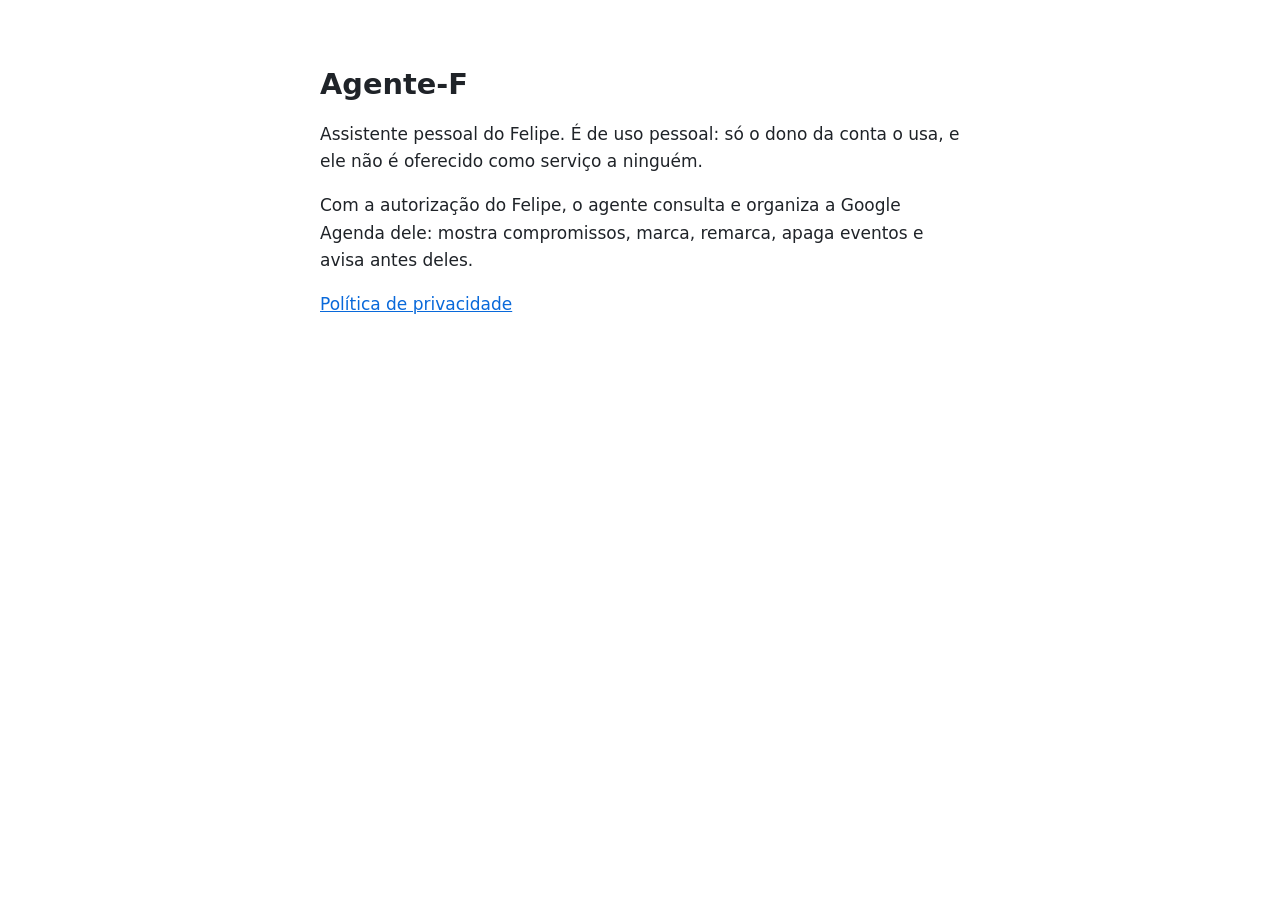
<file: index.html>
<!doctype html>
<html lang="pt-BR">
<head>
  <meta charset="utf-8">
  <meta name="viewport" content="width=device-width, initial-scale=1">
  <title>Agente-F</title>
  <link rel="stylesheet" href="estilo.css">
</head>
<body>
  <main>
    <h1>Agente-F</h1>
    <p>Assistente pessoal do Felipe. É de uso pessoal: só o dono da conta o usa,
       e ele não é oferecido como serviço a ninguém.</p>
    <p>Com a autorização do Felipe, o agente consulta e organiza a Google Agenda
       dele: mostra compromissos, marca, remarca, apaga eventos e avisa antes
       deles.</p>
    <p><a href="privacidade.html">Política de privacidade</a></p>
  </main>
</body>
</html>
</file>
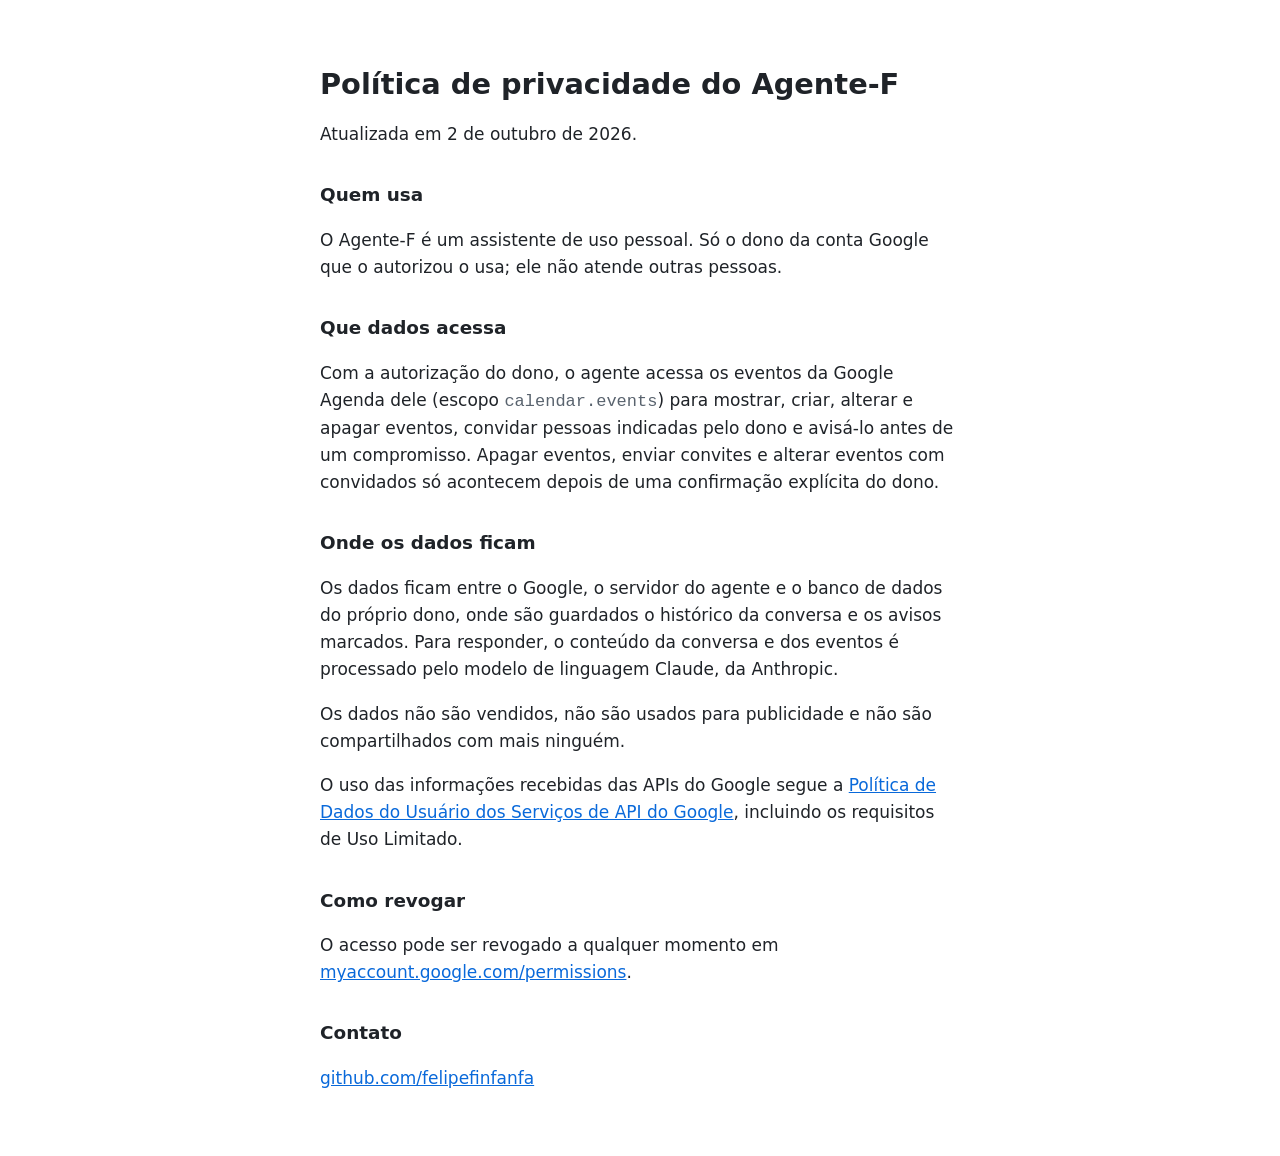
<file: privacidade.html>
<!doctype html>
<html lang="pt-BR">
<head>
  <meta charset="utf-8">
  <meta name="viewport" content="width=device-width, initial-scale=1">
  <title>Privacidade do Agente-F</title>
  <link rel="stylesheet" href="estilo.css">
</head>
<body>
  <main>
    <h1>Política de privacidade do Agente-F</h1>
    <p>Atualizada em 2 de outubro de 2026.</p>

    <h2>Quem usa</h2>
    <p>O Agente-F é um assistente de uso pessoal. Só o dono da conta Google que
       o autorizou o usa; ele não atende outras pessoas.</p>

    <h2>Que dados acessa</h2>
    <p>Com a autorização do dono, o agente acessa os eventos da Google Agenda
       dele (escopo <code>calendar.events</code>) para mostrar, criar, alterar e
       apagar eventos, convidar pessoas indicadas pelo dono e avisá-lo antes de
       um compromisso. Apagar eventos, enviar convites e alterar eventos com
       convidados só acontecem depois de uma confirmação explícita do dono.</p>

    <h2>Onde os dados ficam</h2>
    <p>Os dados ficam entre o Google, o servidor do agente e o banco de dados
       do próprio dono, onde são guardados o histórico da conversa e os avisos
       marcados. Para responder, o conteúdo da conversa e dos eventos é
       processado pelo modelo de linguagem Claude, da Anthropic.</p>
    <p>Os dados não são vendidos, não são usados para publicidade e não são
       compartilhados com mais ninguém.</p>
    <p>O uso das informações recebidas das APIs do Google segue a
       <a href="https://developers.google.com/terms/api-services-user-data-policy">Política
       de Dados do Usuário dos Serviços de API do Google</a>, incluindo os
       requisitos de Uso Limitado.</p>

    <h2>Como revogar</h2>
    <p>O acesso pode ser revogado a qualquer momento em
       <a href="https://myaccount.google.com/permissions">myaccount.google.com/permissions</a>.</p>

    <h2>Contato</h2>
    <p><a href="https://github.com/felipefinfanfa">github.com/felipefinfanfa</a></p>
  </main>
</body>
</html>
</file>
<file: estilo.css>
:root {
  --fundo: #ffffff;
  --texto: #1f2328;
  --suave: #59636e;
  --link: #0969da;
}

@media (prefers-color-scheme: dark) {
  :root {
    --fundo: #0d1117;
    --texto: #e6edf3;
    --suave: #9198a1;
    --link: #4493f8;
  }
}

body {
  margin: 0;
  background: var(--fundo);
  color: var(--texto);
  font: 17px/1.6 system-ui, -apple-system, "Segoe UI", sans-serif;
}

main {
  max-width: 40rem;
  margin: 0 auto;
  padding: 3rem 1rem;
}

h1 { font-size: 1.8rem; line-height: 1.2; }
h2 { font-size: 1.15rem; margin-top: 2rem; }
a { color: var(--link); }
code { color: var(--suave); }
</file>
